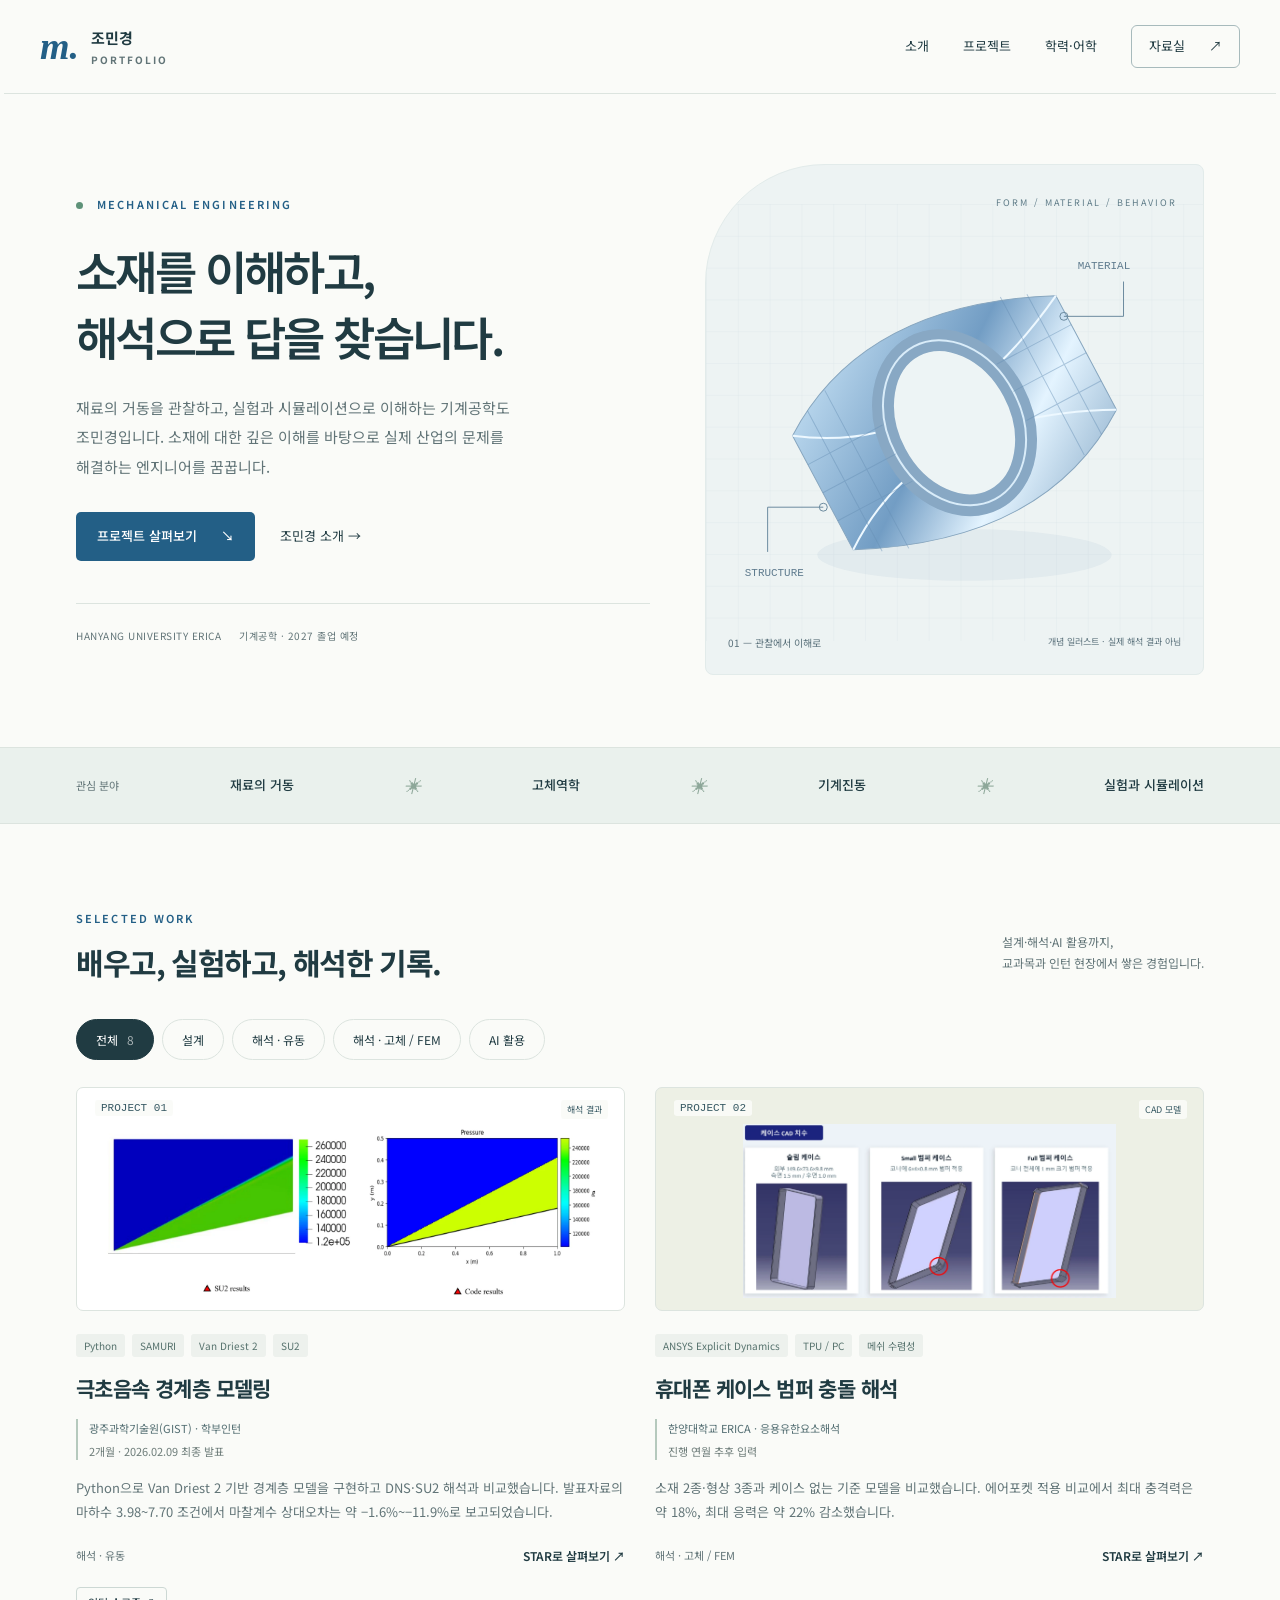
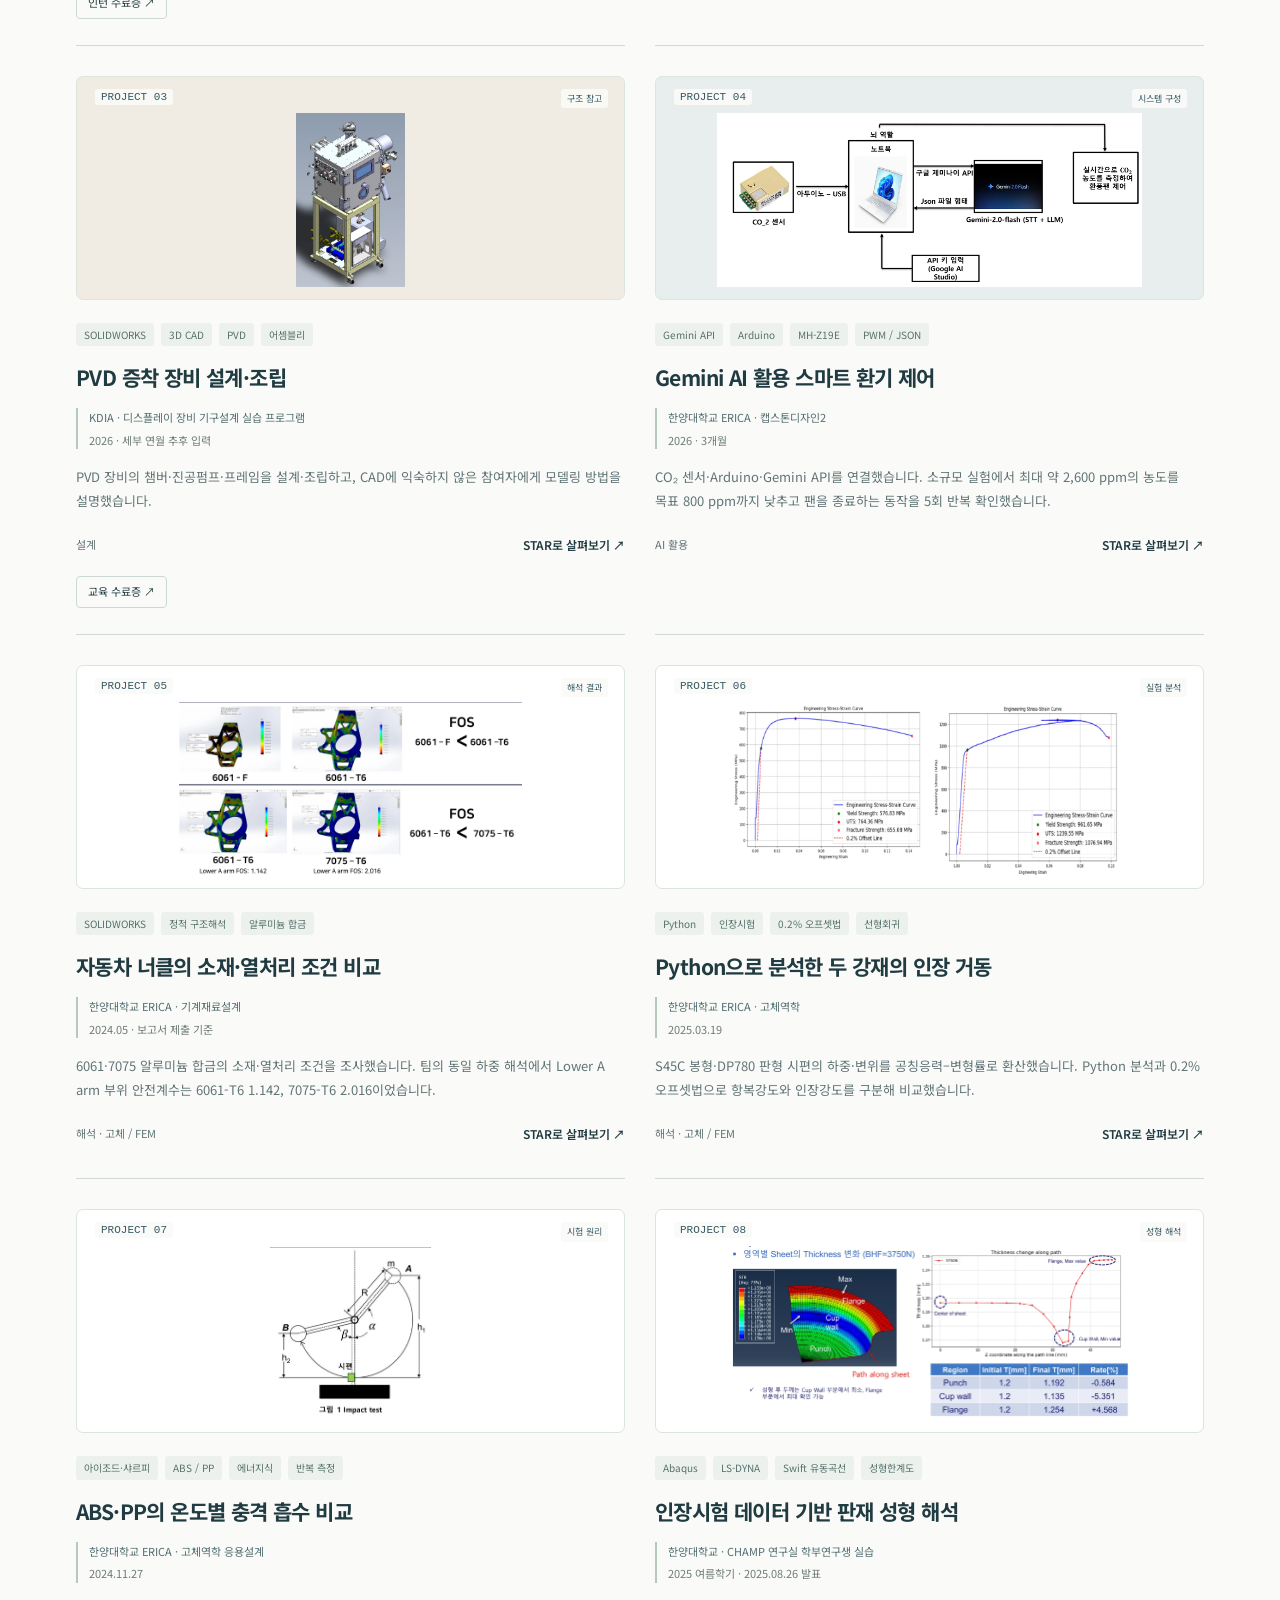
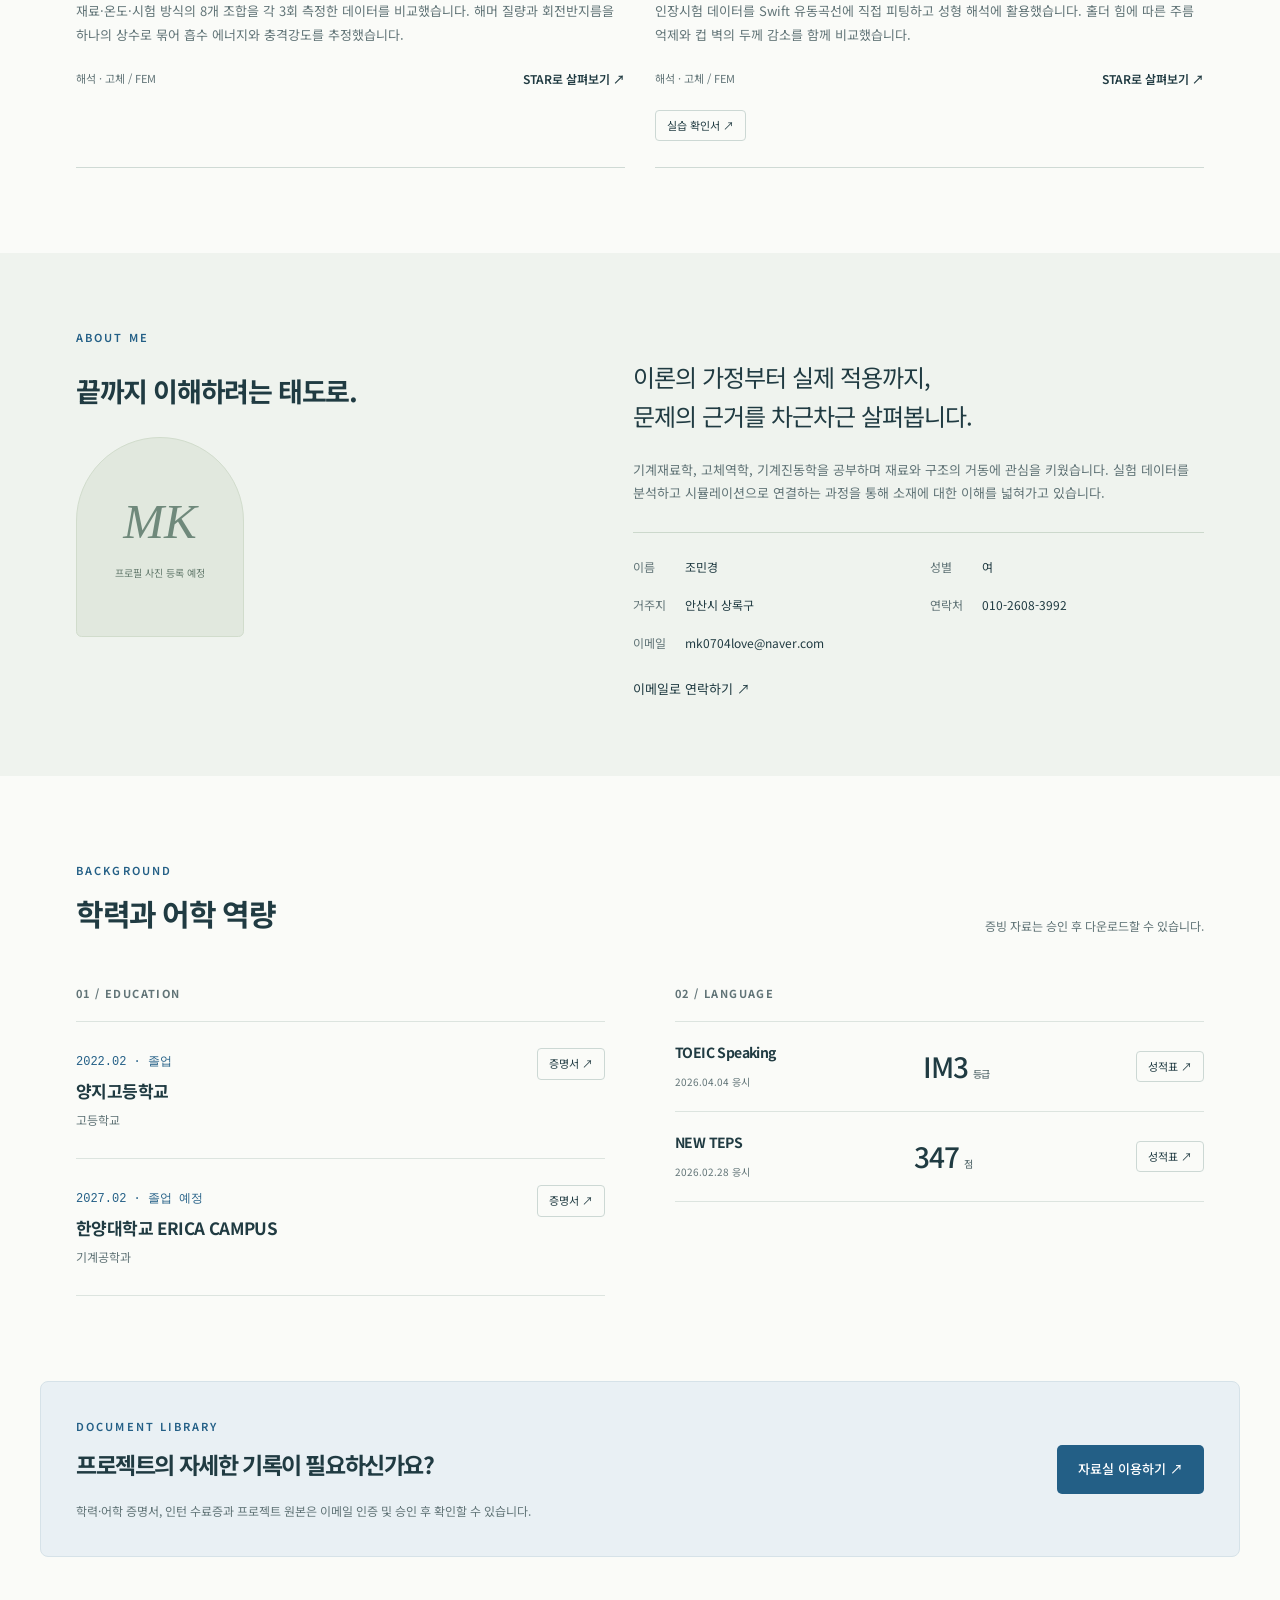
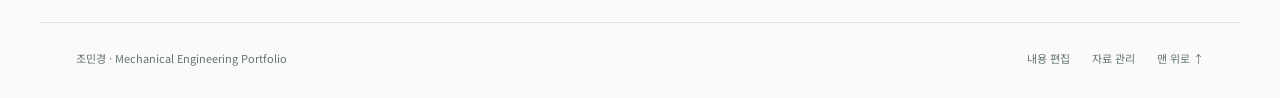
<file: site/index.html>
<!doctype html>
<html lang="ko">
<head><meta charset="utf-8"><meta name="viewport" content="width=device-width,initial-scale=1"><meta name="description" content="조민경의 기계공학 포트폴리오. 재료, 실험, 설계 및 해석 프로젝트."><title>조민경 | Mechanical Engineering Portfolio</title><link rel="stylesheet" href="styles.css"><script src="content.js" defer></script><script src="config.js?v=magic-link-1" defer></script><script src="app.js?v=magic-link-1" defer></script></head>
<body>
<a class="skip" href="#main">본문으로 이동</a>
<header><a class="brand" href="#"><span class="brand-mark">m.</span><span>조민경 <small>PORTFOLIO</small></span></a><nav aria-label="주 메뉴"><a href="#about">소개</a><a href="#projects">프로젝트</a><a href="#education">학력·어학</a><button class="nav-button" data-login>자료실 <span>↗</span></button></nav></header>
<main id="main">
<section class="hero wrap"><div class="hero-copy"><p class="eyebrow"><span class="dot"></span> MECHANICAL ENGINEERING</p><h1 id="headline"></h1><p class="intro" id="intro"></p><div class="hero-actions"><a class="button primary" href="#projects">프로젝트 살펴보기 <span>↘</span></a><a class="text-link" href="#about">조민경 소개 <span>→</span></a></div><div class="hero-foot"><span>HANYANG UNIVERSITY ERICA</span><span>기계공학 · 2027 졸업 예정</span></div></div><div class="hero-art" aria-label="재료와 구조 해석을 표현한 개념 일러스트"><div class="art-label">FORM / MATERIAL / BEHAVIOR</div><svg viewBox="0 0 500 440" role="img" aria-label="겹쳐진 곡면과 구조 격자의 추상적인 공학 일러스트"><defs><linearGradient id="metal" x1="0" y1="0" x2="1" y2="1"><stop stop-color="#c8e3f6"/><stop offset=".45" stop-color="#729dc4"/><stop offset=".7" stop-color="#e4f4ff"/><stop offset="1" stop-color="#8fb0cc"/></linearGradient><pattern id="grid" width="32" height="32" patternUnits="userSpaceOnUse"><path d="M 32 0 L 0 0 0 32" fill="none" stroke="#aec2d0" stroke-width=".5"/></pattern></defs><rect width="500" height="440" fill="url(#grid)" opacity=".4"/><ellipse cx="260" cy="353" rx="148" ry="26" fill="#b5c9d4" opacity=".2"/><g transform="translate(250 220) rotate(-28)"><path d="M-150-65 Q-25-150 150-65 L150 65 Q25 150-150 65Z" fill="url(#metal)" stroke="#87a6bf"/><path d="M-150-65 Q-25 25 150-65 M-150 65 Q-25-25 150 65" fill="none" stroke="#edf8ff" stroke-width="2"/><ellipse rx="67" ry="87" fill="#edf4f5" stroke="#88a8c4" stroke-width="22"/><ellipse rx="67" ry="87" fill="none" stroke="#d9ecf9" stroke-width="2"/><g fill="none" stroke="#668fb4" opacity=".45"><path d="M-125-80V80M-100-90V90M100-90V90M125-80V80M-150-32H-65M-150 0H-67M-150 32H-65M65-32H150M67 0H150M65 32H150"/></g></g><g stroke="#6b8b9f" fill="none" stroke-width="1"><path d="M360 113h60v-35M118 305H62v45"/><circle cx="360" cy="113" r="4"/><circle cx="118" cy="305" r="4"/></g><text x="374" y="65" fill="#5f7b8e" font-size="11" font-family="monospace">MATERIAL</text><text x="39" y="374" fill="#5f7b8e" font-size="11" font-family="monospace">STRUCTURE</text></svg><div class="art-bottom"><span>01 — 관찰에서 이해로</span><small>개념 일러스트 · 실제 해석 결과 아님</small></div></div></section>
<div class="focus-strip"><div class="wrap"><span>관심 분야</span><strong>재료의 거동</strong><i>✳</i><strong>고체역학</strong><i>✳</i><strong>기계진동</strong><i>✳</i><strong>실험과 시뮬레이션</strong></div></div>
<section id="projects" class="wrap section"><div class="section-head"><div><p class="eyebrow">SELECTED WORK</p><h2>배우고, 실험하고, 해석한 기록.</h2></div><p>설계·해석·AI 활용까지,<br>교과목과 인턴 현장에서 쌓은 경험입니다.</p></div><div class="filters" role="group" aria-label="프로젝트 분류"><button class="active" data-filter="all" aria-pressed="true">전체 <span id="project-count"></span></button><button data-filter="design" aria-pressed="false">설계</button><button data-filter="fluid" aria-pressed="false">해석 · 유동</button><button data-filter="solid" aria-pressed="false">해석 · 고체 / FEM</button><button data-filter="ai" aria-pressed="false">AI 활용</button></div><div id="project-grid" class="project-grid"></div></section>
<section id="about" class="about-section"><div class="wrap about-layout"><div><p class="eyebrow">ABOUT ME</p><h2>끝까지 이해하려는 태도로.</h2><div class="portrait" id="portrait"><span>MK</span><small>프로필 사진 등록 예정</small></div></div><div class="about-copy"><p class="about-lead">이론의 가정부터 실제 적용까지,<br>문제의 근거를 차근차근 살펴봅니다.</p><p>기계재료학, 고체역학, 기계진동학을 공부하며 재료와 구조의 거동에 관심을 키웠습니다. 실험 데이터를 분석하고 시뮬레이션으로 연결하는 과정을 통해 소재에 대한 이해를 넓혀가고 있습니다.</p><dl id="profile-details" class="profile-details"></dl><a id="contact-link" class="text-link">이메일로 연락하기 ↗</a></div></div></section>
<section id="education" class="wrap section"><div class="section-head"><div><p class="eyebrow">BACKGROUND</p><h2>학력과 어학 역량</h2></div><span class="muted">증빙 자료는 승인 후 다운로드할 수 있습니다.</span></div><div class="background-grid"><div><h3 class="subheading">01 / EDUCATION</h3><div id="education-list"></div></div><div><h3 class="subheading">02 / LANGUAGE</h3><div id="certificate-list"></div></div></div></section>
<section class="wrap resource-banner"><div><p class="eyebrow">DOCUMENT LIBRARY</p><h2>프로젝트의 자세한 기록이 필요하신가요?</h2><p>학력·어학 증명서, 인턴 수료증과 프로젝트 원본은 이메일 인증 및 승인 후 확인할 수 있습니다.</p></div><button class="button primary" data-login>자료실 이용하기 ↗</button></section>
</main><footer class="wrap"><span>조민경 · Mechanical Engineering Portfolio</span><div><a href="editor.html">내용 편집</a><button class="text-link" data-login>자료 관리</button><a href="#">맨 위로 ↑</a></div></footer>
<dialog id="project-dialog"><button class="close" aria-label="닫기" data-close>×</button><div id="project-detail"></div></dialog>
<dialog id="library-dialog"><button class="close" aria-label="닫기" data-close>×</button><p class="eyebrow">PRIVATE LIBRARY</p><h2>자료실</h2><p id="library-status" role="status"></p><div id="login-panel"><p>이메일로 받은 로그인 링크를 클릭해 주세요.<br>이메일 확인 후 접근 요청을 등록하고 관리자에게 알립니다. 승인된 계정만 자료를 받을 수 있습니다.</p><form id="email-form"><label for="login-email">이메일</label><div class="input-row"><input id="login-email" type="email" autocomplete="email" required placeholder="name@example.com"><button class="button primary">로그인 링크 받기</button></div></form></div><div id="member-panel" hidden><div class="input-row"><span id="member-email"></span><button id="logout" class="small-button">로그아웃</button></div><button id="request-access" class="button primary">다운로드 권한 요청</button><div id="library-files"></div><section id="admin-panel" hidden><h3>관리자 · 승인 요청</h3><div id="requests"></div><h3>자료 등록</h3><form id="upload-form"><label for="file-category">자료 위치</label><select id="file-category"></select><label for="file-title">표시 이름</label><input id="file-title" required placeholder="예: 자동차 너클 최종 보고서"><label for="private-file">파일 (최대 50MB)</label><input id="private-file" type="file" required><button class="button primary">비공개 파일 등록</button></form></section></div></dialog>
<div id="toast" role="status" aria-live="polite"></div>
</body></html>
</file>
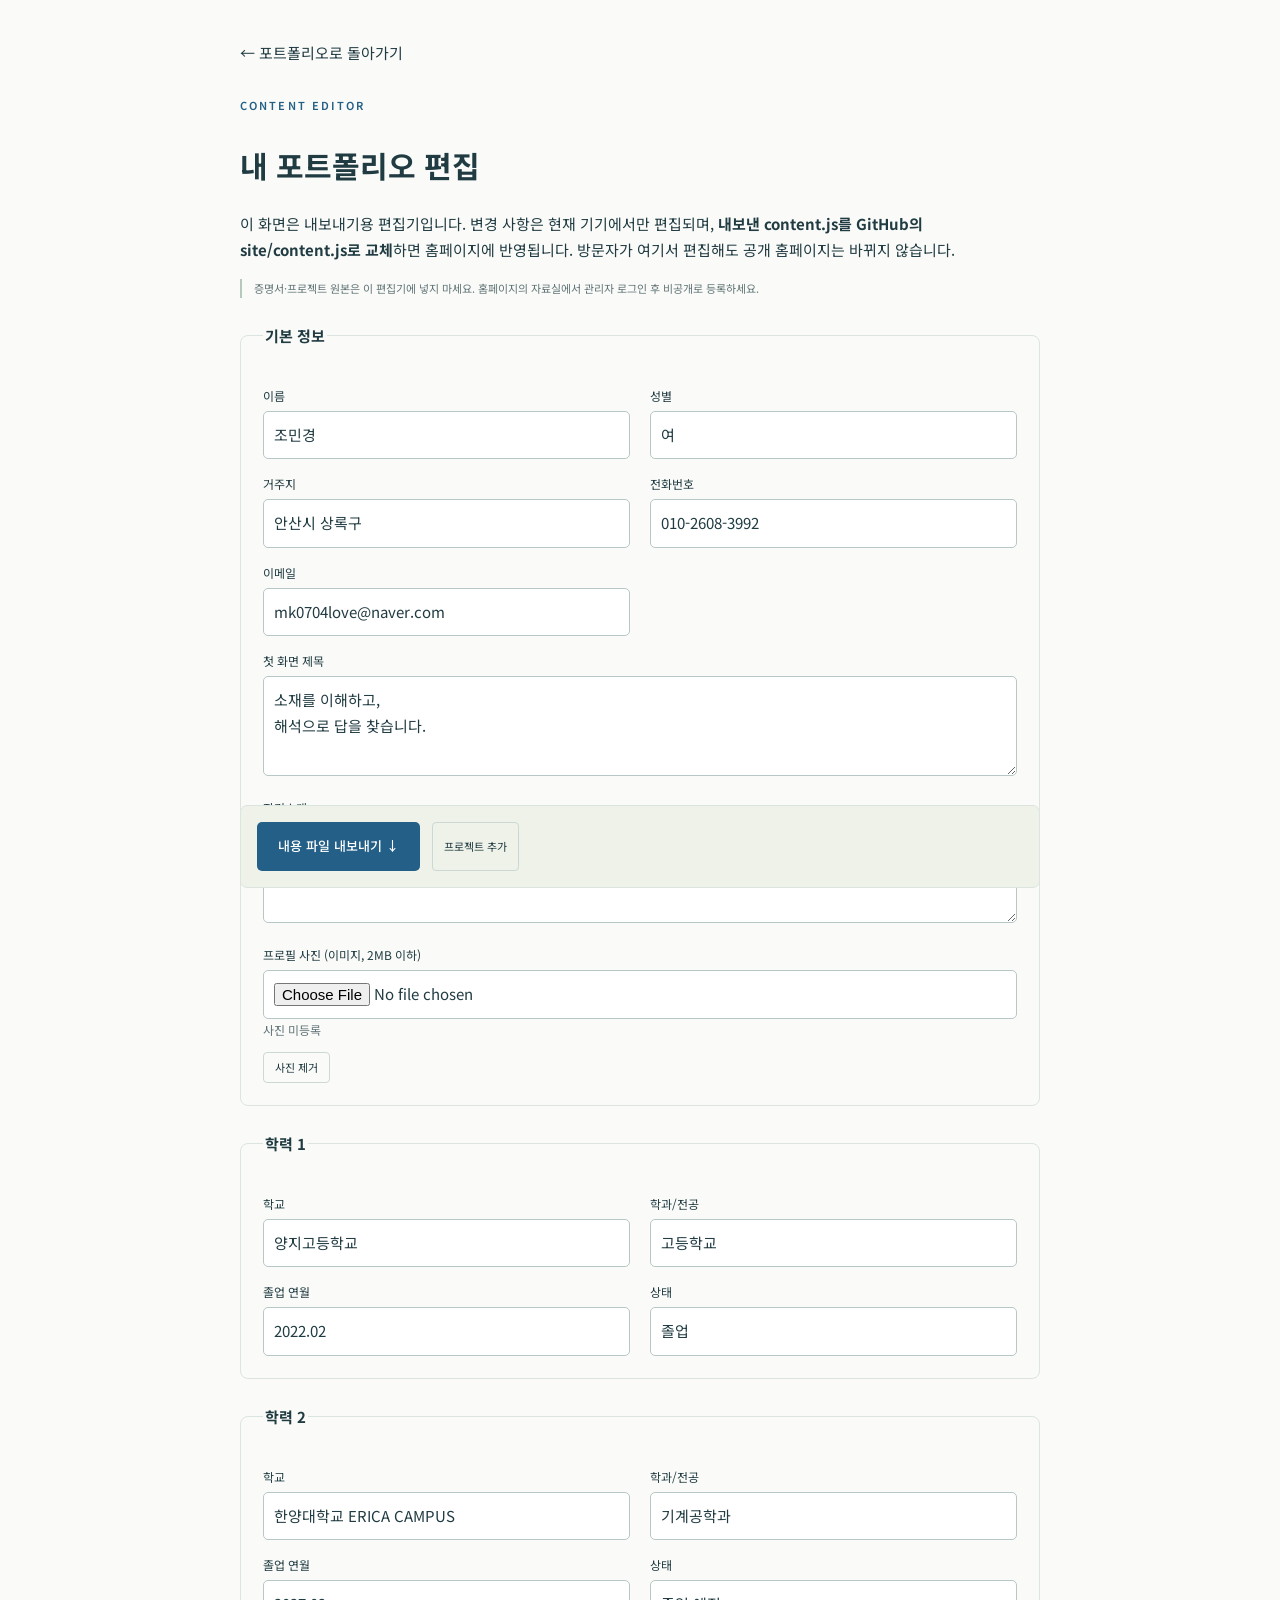
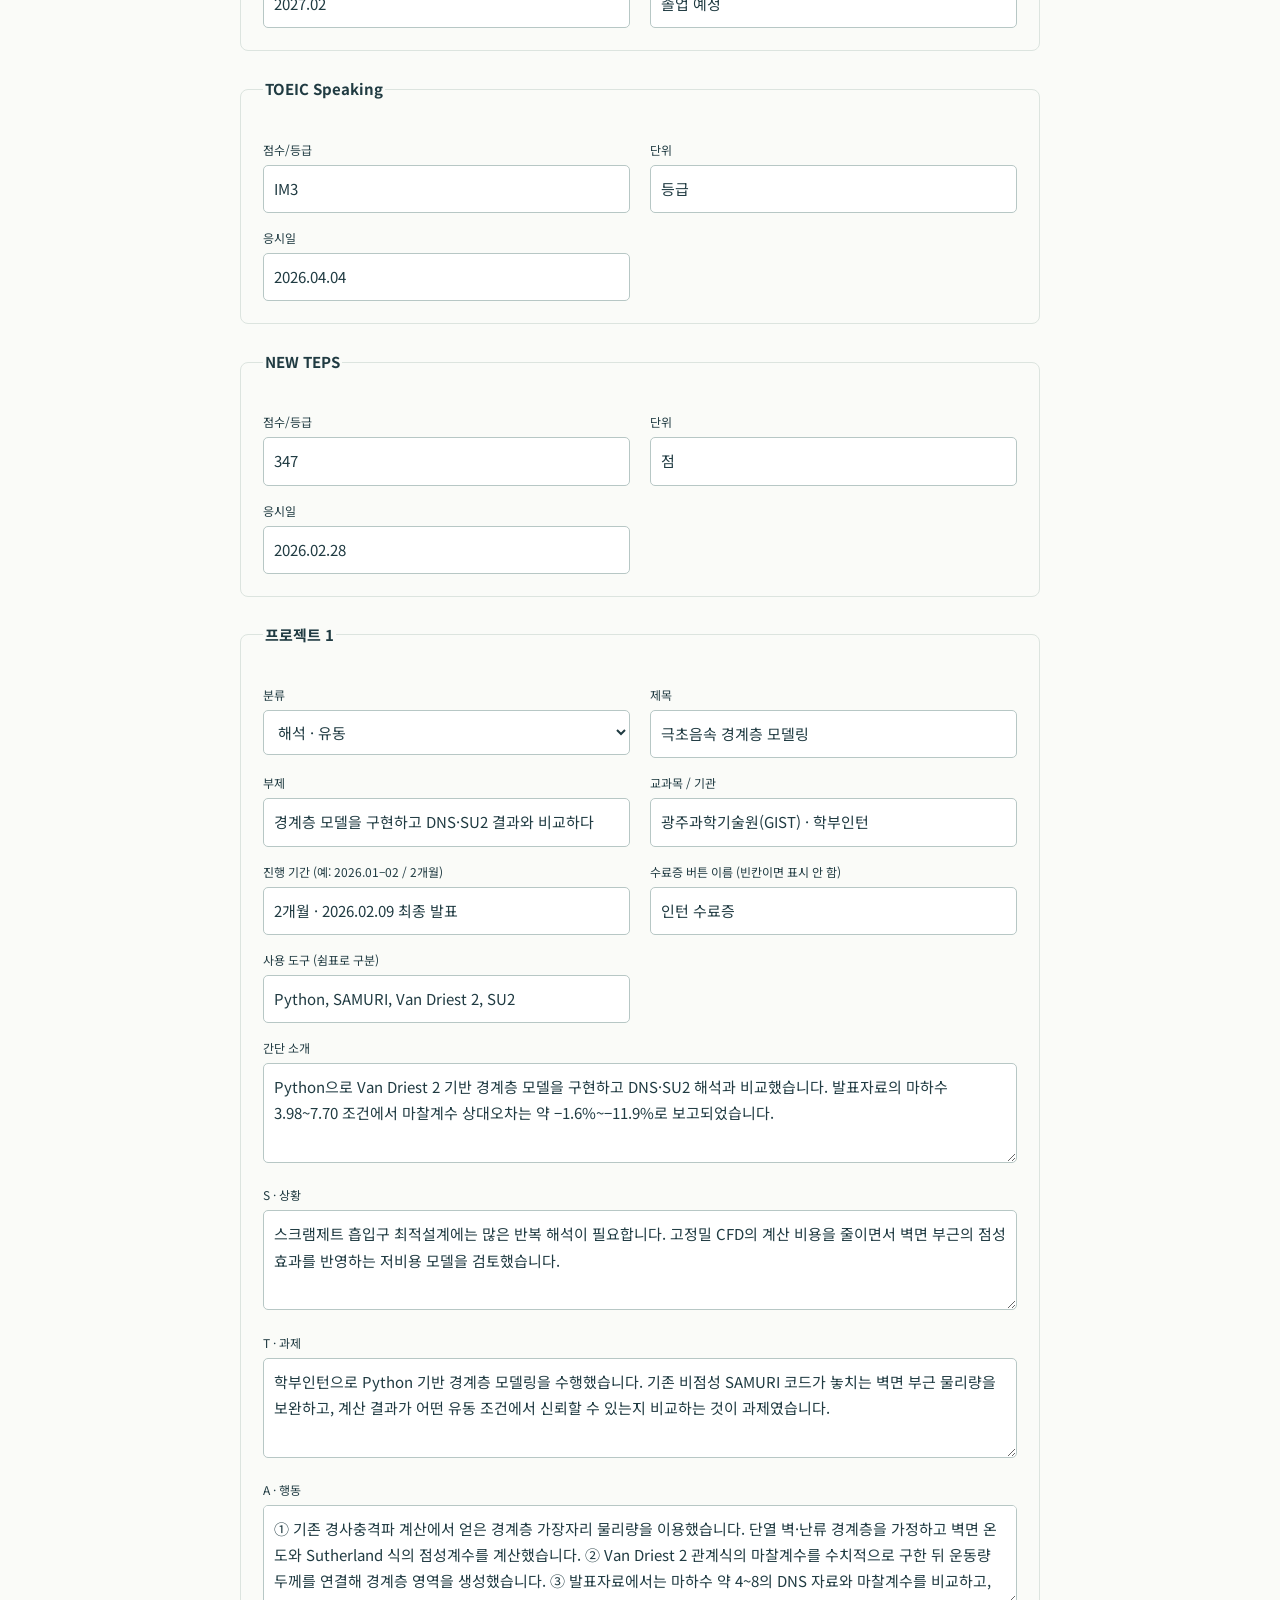
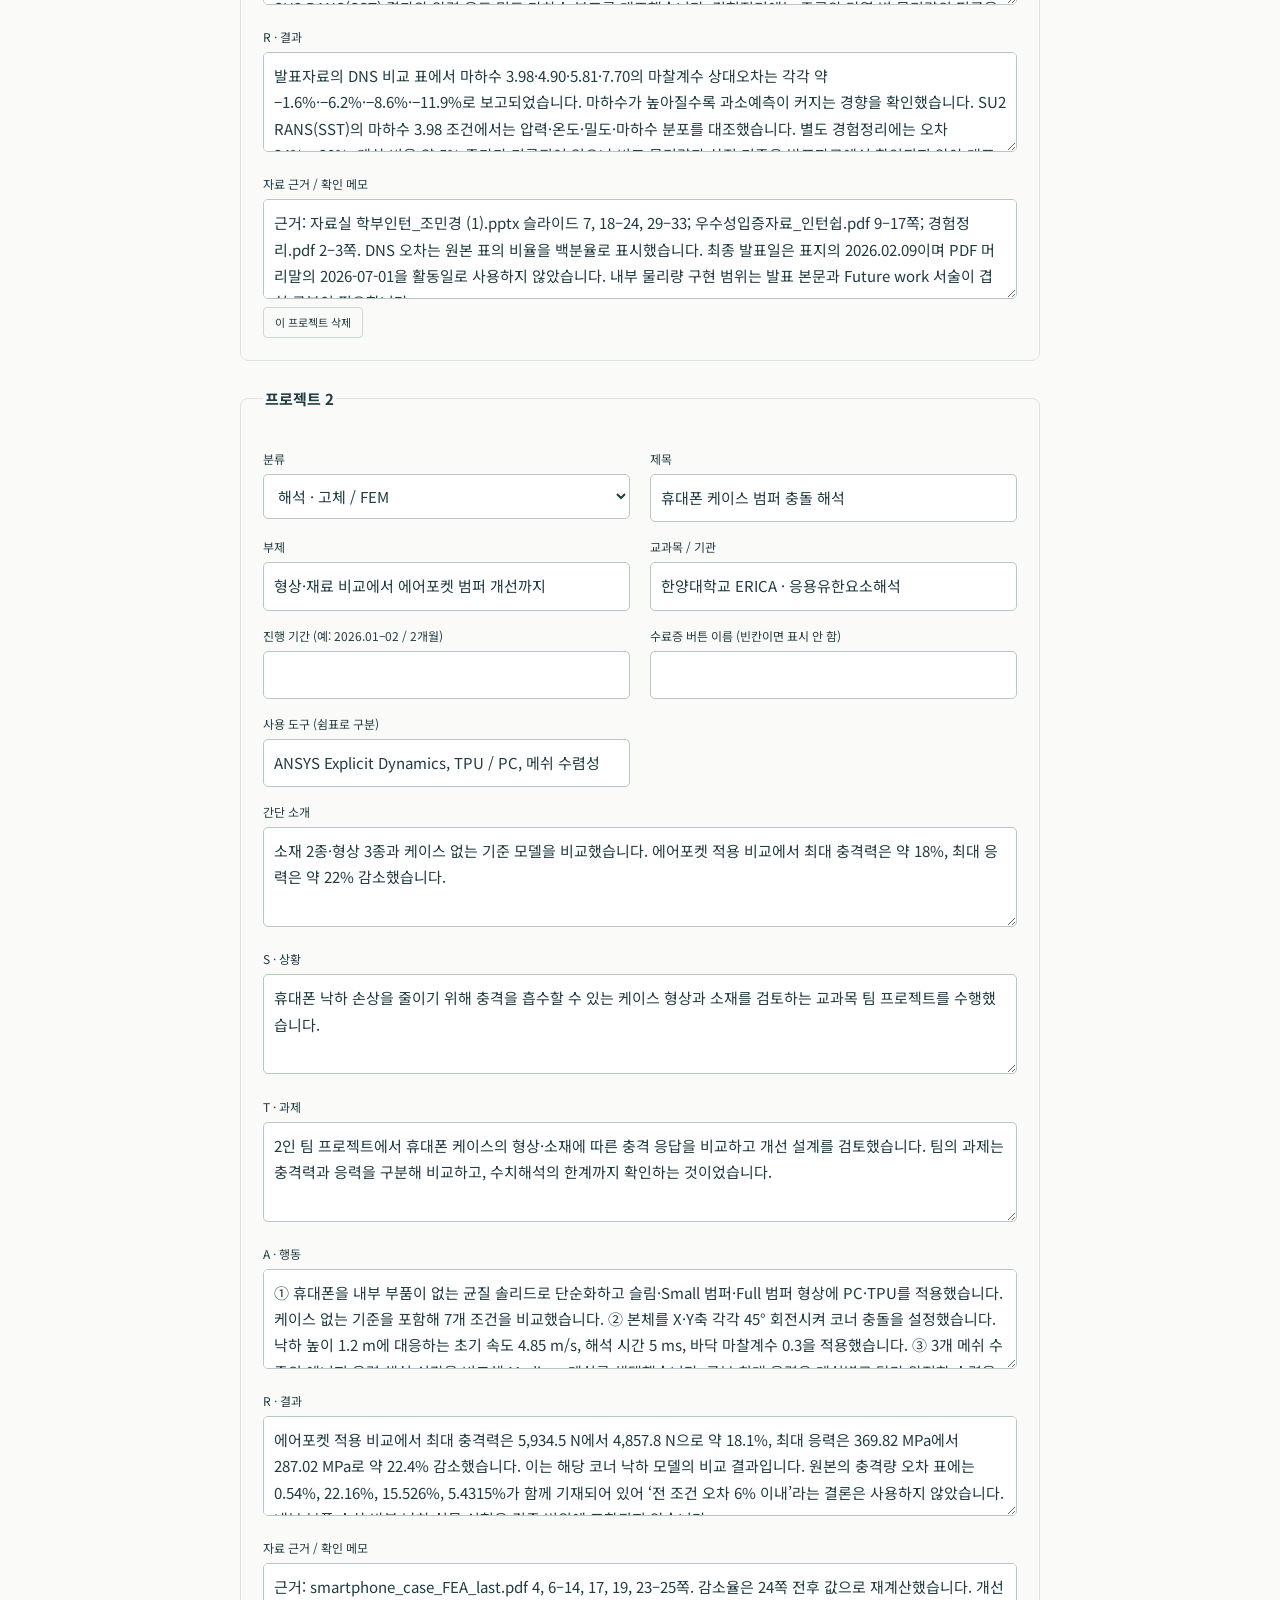
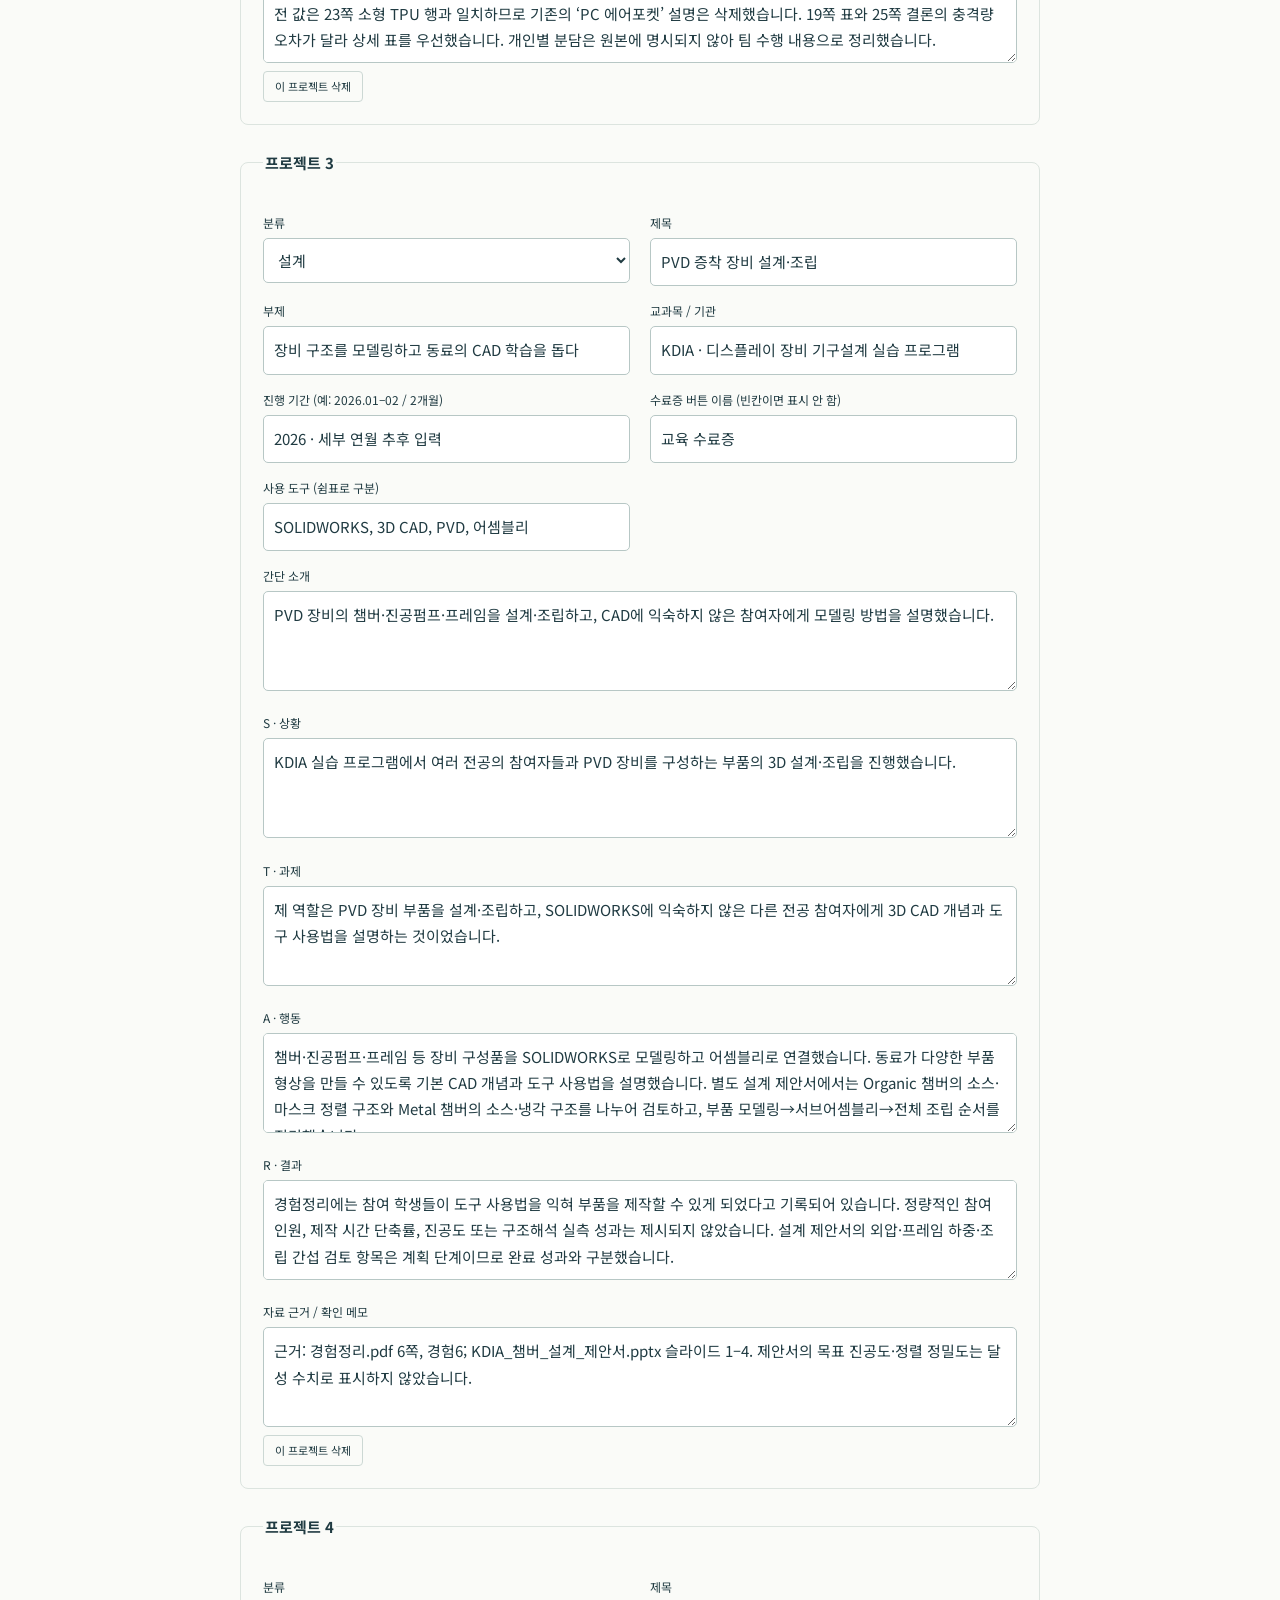
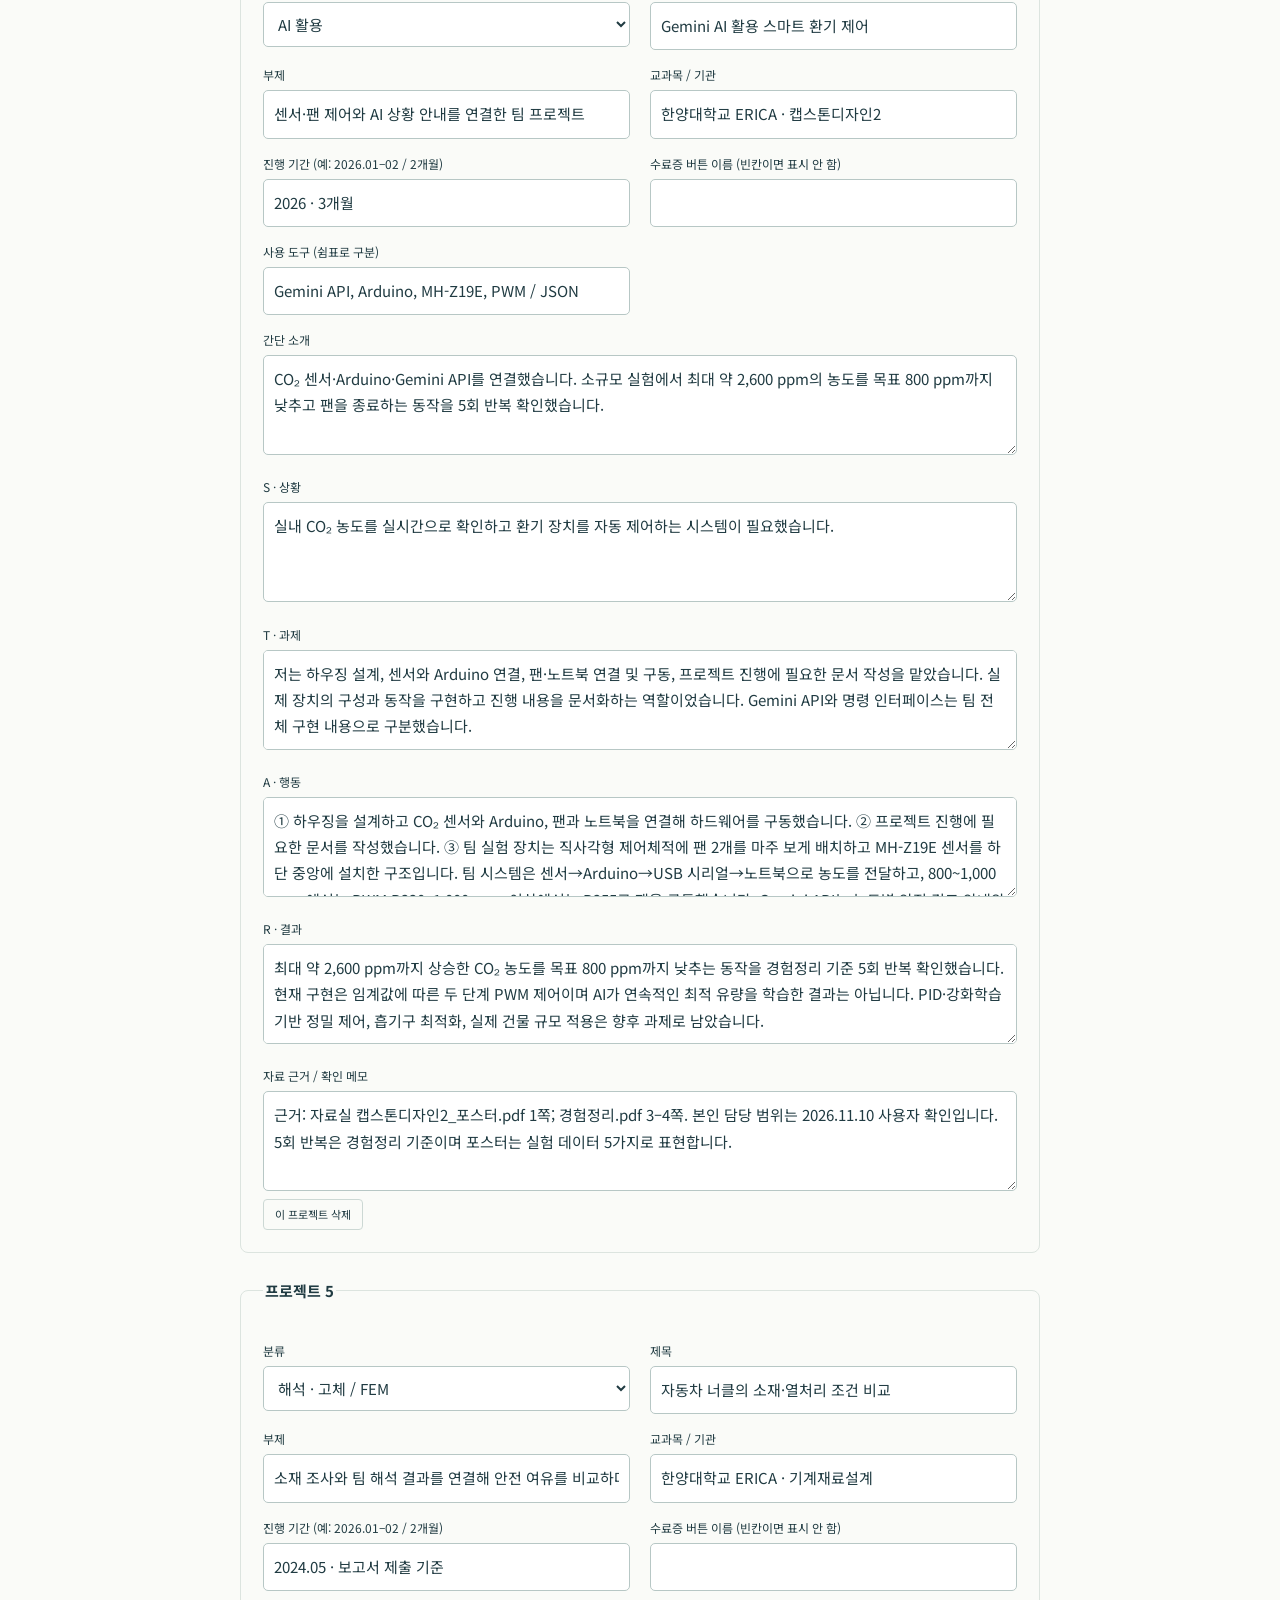
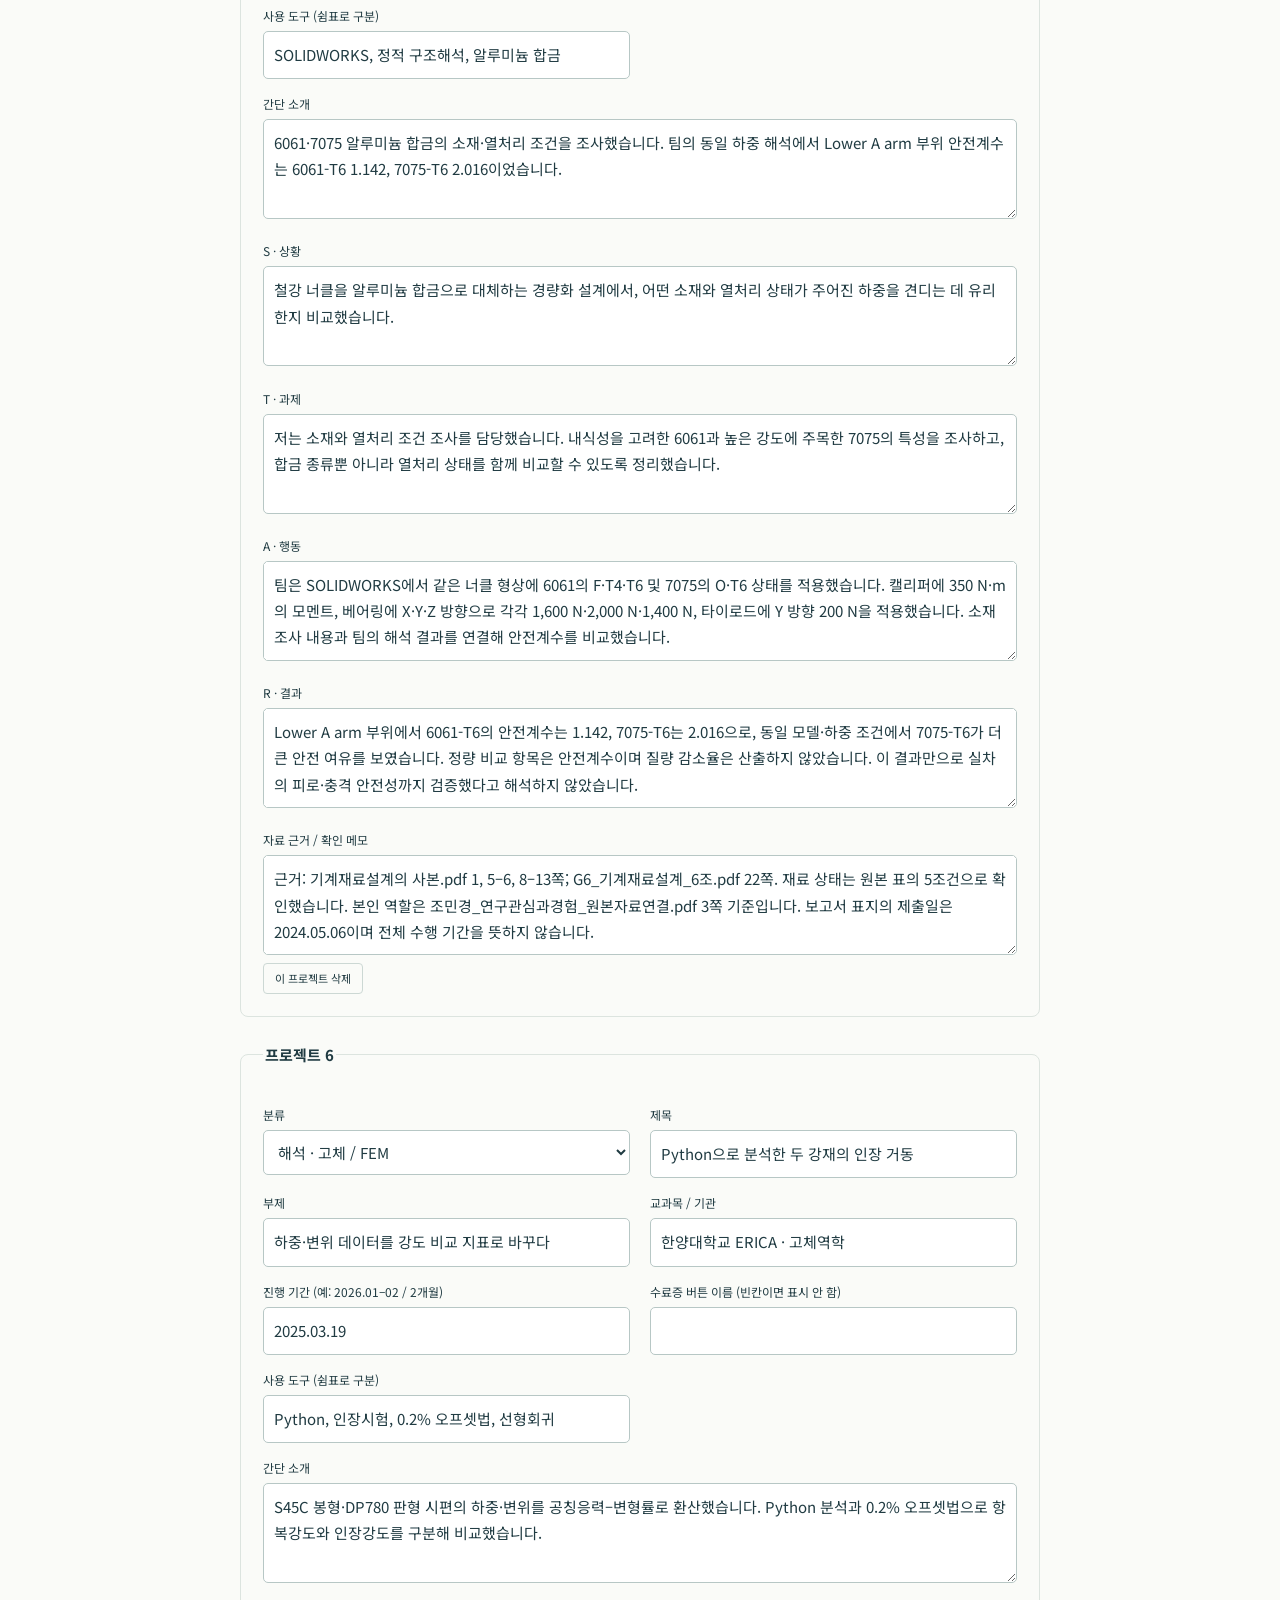
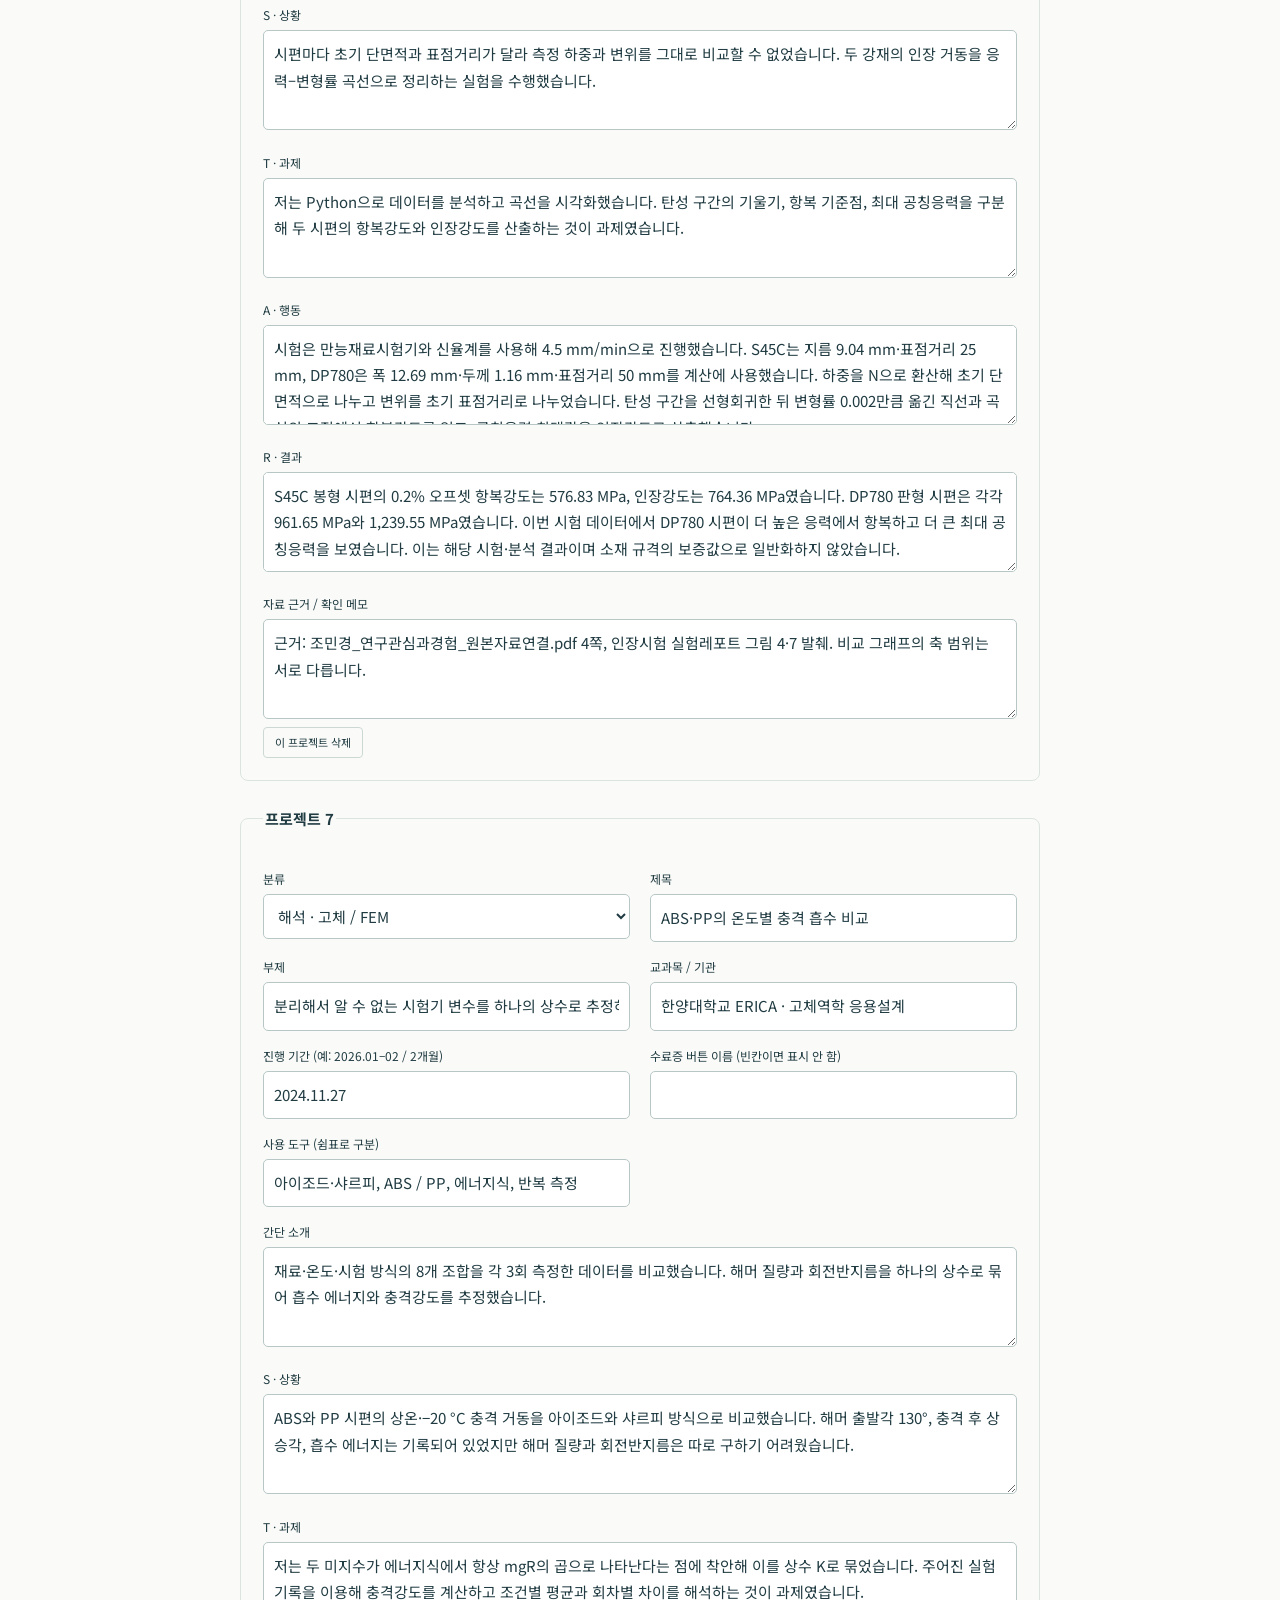
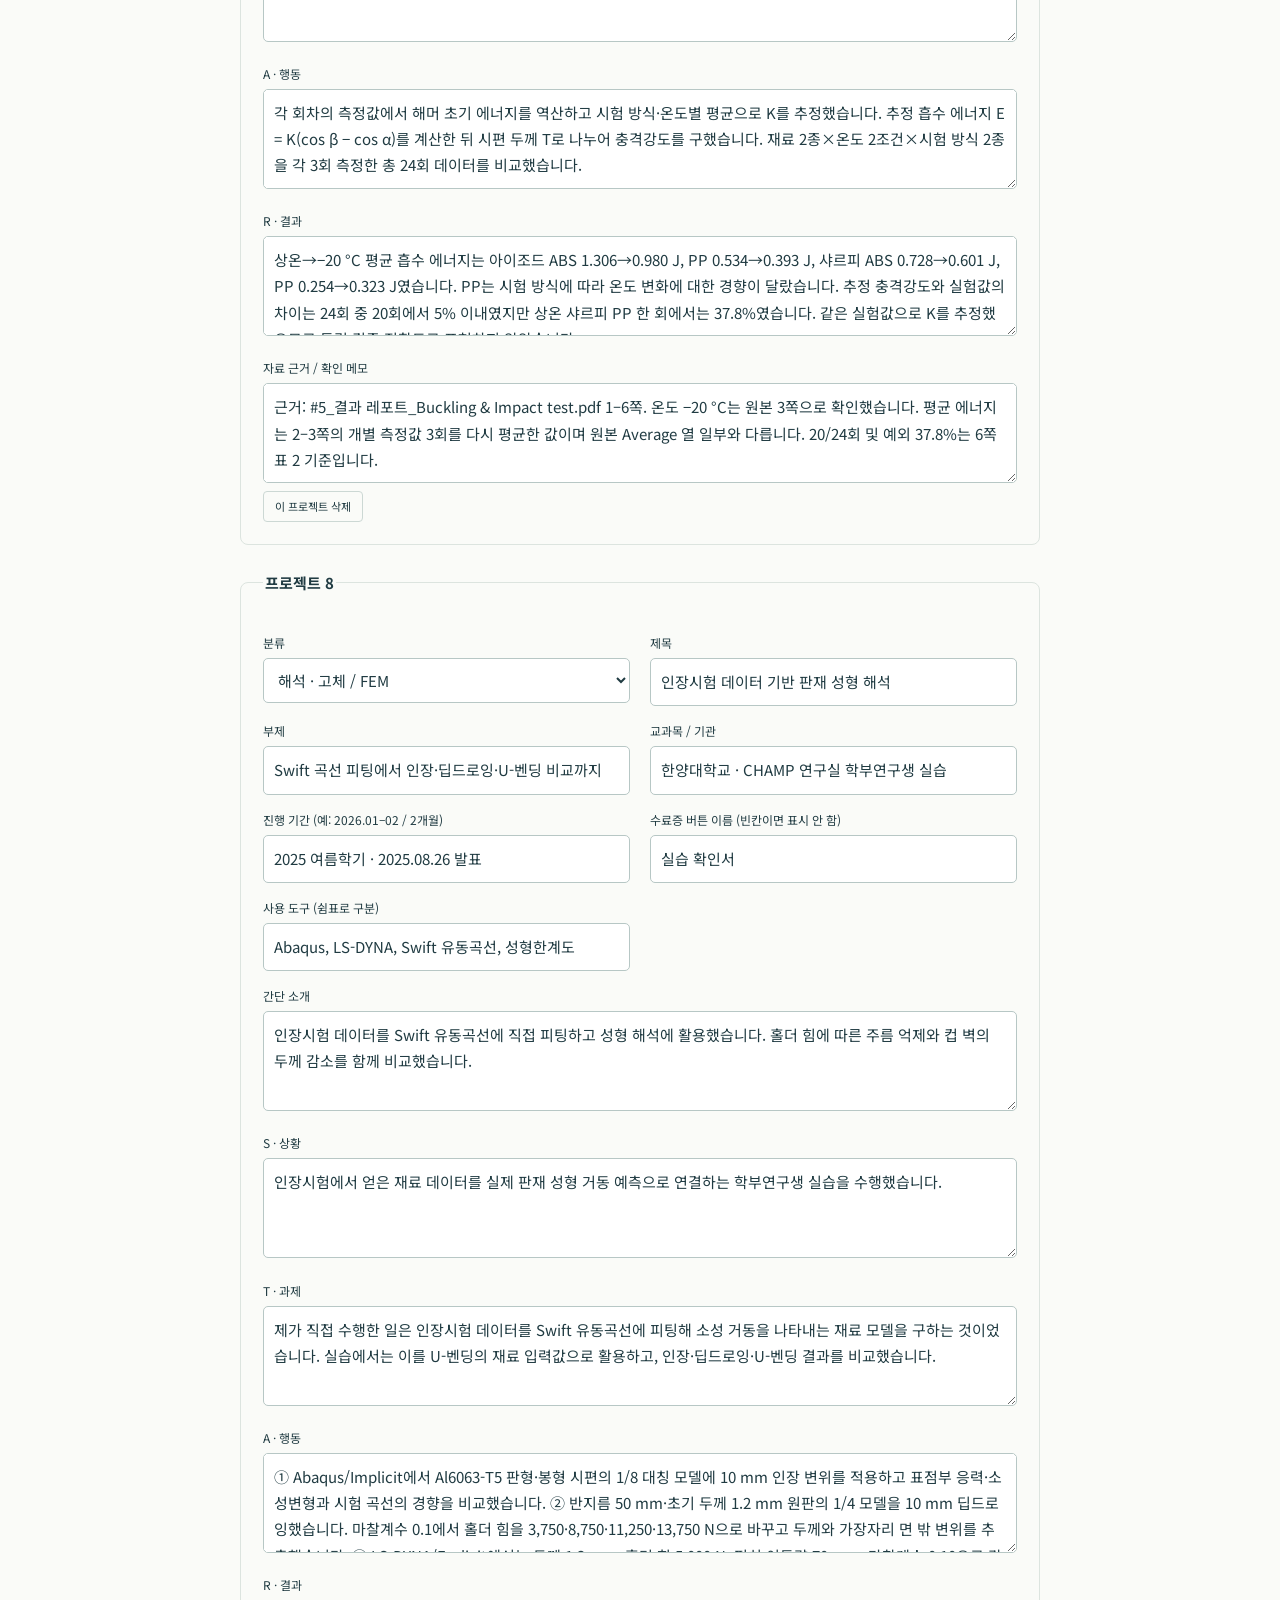
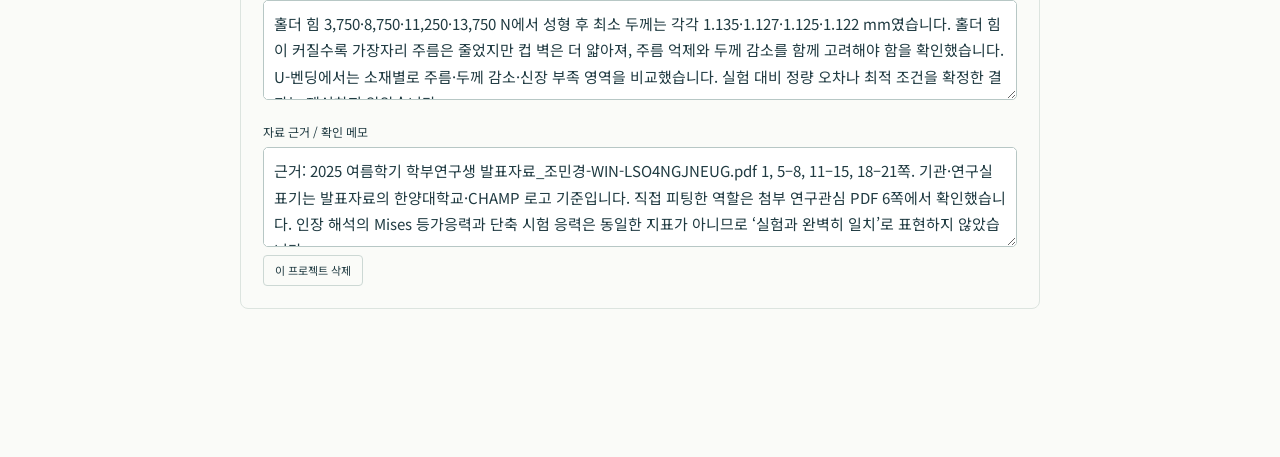
<file: site/editor.html>
<!doctype html><html lang="ko"><head><meta charset="utf-8"><meta name="viewport" content="width=device-width,initial-scale=1"><title>포트폴리오 내용 편집</title><link rel="stylesheet" href="styles.css"><script src="content.js" defer></script><script src="editor.js" defer></script></head><body><main class="editor"><a href="index.html">← 포트폴리오로 돌아가기</a><p class="eyebrow" style="margin-top:30px">CONTENT EDITOR</p><h1>내 포트폴리오 편집</h1><p>이 화면은 내보내기용 편집기입니다. 변경 사항은 현재 기기에서만 편집되며, <strong>내보낸 content.js를 GitHub의 site/content.js로 교체</strong>하면 홈페이지에 반영됩니다. 방문자가 여기서 편집해도 공개 홈페이지는 바뀌지 않습니다.</p><p class="note">증명서·프로젝트 원본은 이 편집기에 넣지 마세요. 홈페이지의 자료실에서 관리자 로그인 후 비공개로 등록하세요.</p><form id="editor-form"><div id="fields"></div><div class="editor-actions"><button class="button primary" type="submit">내용 파일 내보내기 ↓</button><button class="small-button" type="button" id="add-project">프로젝트 추가</button><span id="editor-message" role="status"></span></div></form></main></body></html>
</file>
<file: site/styles.css>
@import url('https://fonts.googleapis.com/css2?family=Noto+Sans+KR:wght@400;500;600;700;800&display=swap');
:root{--paper:#fafbf8;--ink:#203b42;--muted:#617477;--line:#dce4df;--blue:#235f86;--soft:#eaf1ed;--serif:Georgia,serif}*{box-sizing:border-box}html{scroll-behavior:smooth;scroll-padding-top:95px}body{margin:0;background:var(--paper);color:var(--ink);font-family:'Noto Sans KR',sans-serif;font-size:15px;line-height:1.75}button,input,select,textarea{font:inherit}button,a{touch-action:manipulation}button{cursor:pointer}a{color:inherit;text-decoration:none}button{color:inherit}button:disabled{opacity:.55;cursor:wait}button:focus-visible,a:focus-visible,input:focus-visible,textarea:focus-visible,select:focus-visible{outline:3px solid #d58b31;outline-offset:4px}h1,h2,h3,p{margin-top:0}h2{font-size:30px;letter-spacing:-1.4px;line-height:1.5}h3{font-size:21px;letter-spacing:-.6px}p{word-break:keep-all}.wrap{max-width:1200px;margin:auto;padding-left:36px;padding-right:36px}header{height:94px;max-width:1272px;margin:auto;padding:0 36px;display:flex;align-items:center;justify-content:space-between;border-bottom:1px solid var(--line)}.brand{display:flex;align-items:center;gap:12px;font-weight:700}.brand-mark{font-family:var(--serif);font-style:italic;font-size:38px;color:var(--blue)}.brand small{font-size:10px;display:block;letter-spacing:2px;color:var(--muted)}nav{display:flex;align-items:center;gap:34px;font-size:13px}nav a:hover,.text-link:hover{color:var(--blue)}.nav-button{border:1px solid #a7babc;background:transparent;padding:9px 17px;border-radius:6px}.nav-button span{padding-left:20px}.hero{display:grid;grid-template-columns:1.15fr 1fr;gap:55px;padding-top:70px;padding-bottom:72px;align-items:center}.eyebrow{font-size:11px;font-weight:600;letter-spacing:2.1px;color:var(--blue);margin-bottom:23px}.dot{display:inline-block;width:7px;height:7px;border-radius:50%;background:#5e9279;margin-right:9px}.hero h1{font-size:46px;line-height:1.45;letter-spacing:-2.6px;font-weight:600;margin-bottom:23px;white-space:pre-line}.intro{color:var(--muted);font-size:15px;max-width:480px;line-height:1.95}.hero-actions{display:flex;align-items:center;gap:25px;margin-top:31px}.button{display:inline-flex;align-items:center;justify-content:center;gap:24px;border:0;padding:13px 21px;border-radius:5px;font-size:13px;font-weight:500;min-height:47px}.primary{background:var(--blue);color:white}.primary:hover{background:#184b6c}.text-link{border:0;background:none;padding:0;font-size:13px}.hero-foot{display:flex;gap:18px;flex-wrap:wrap;border-top:1px solid var(--line);padding-top:23px;margin-top:42px;font-size:10px;letter-spacing:.5px;color:var(--muted)}.hero-art{background:#edf3f3;border:1px solid #e2ebea;border-radius:120px 8px 8px 8px;overflow:hidden;position:relative}.art-label{padding:30px 26px 0;text-align:right;font-size:9px;letter-spacing:2px;color:#5e7b87}.hero-art svg{display:block;width:100%;margin:-7px 0}.art-bottom{display:flex;gap:15px;justify-content:space-between;padding:0 22px 22px;font-size:10px;color:#59707a}.art-bottom small{font-size:9px}.focus-strip{background:var(--soft);border-block:1px solid var(--line)}.focus-strip .wrap{display:flex;justify-content:space-between;align-items:center;gap:20px;padding-block:23px;font-size:13px}.focus-strip span{color:var(--muted);font-size:11px}.focus-strip strong{font-weight:500}.focus-strip i{font-size:17px;color:#8da799}.section{padding-top:85px;padding-bottom:85px}.section-head{display:flex;justify-content:space-between;gap:25px;align-items:end;margin-bottom:30px}.section-head .eyebrow{margin-bottom:11px}.section-head h2{margin:0}.section-head>p,.muted{color:var(--muted);font-size:12px}.filters{display:flex;gap:8px;flex-wrap:wrap;margin:34px 0 27px}.filters button{background:transparent;border:1px solid var(--line);border-radius:30px;padding:9px 19px;font-size:12px}.filters .active{background:var(--ink);border-color:var(--ink);color:white}.filters span{opacity:.6;padding-left:6px}.project-grid{display:grid;grid-template-columns:1fr 1fr;gap:30px}.project-card{border-bottom:1px solid #cfdad5;padding-bottom:26px}.project-visual{height:224px;border-radius:7px;overflow:hidden;position:relative;background:#e8eff2;display:grid;place-items:center;margin-bottom:23px}.project-visual svg{width:90%;height:90%}.project-visual .visual-caption{position:absolute;left:19px;bottom:12px;font:9px monospace;letter-spacing:1px;color:#537181}.project-visual .number{position:absolute;left:18px;top:12px;font:11px monospace;color:#5d7a86}.project-visual .concept{position:absolute;right:16px;top:12px;font-size:9px;color:#537181}.project-card:nth-child(2) .project-visual{background:#edf0e5}.project-card:nth-child(3) .project-visual{background:#f1ece3}.project-card:nth-child(4) .project-visual{background:#e8eded}.project-card h3{margin-bottom:7px}.project-card p{font-size:13px;color:var(--muted);line-height:1.85}.tags{display:flex;gap:7px;flex-wrap:wrap;margin-bottom:13px}.tags span{font-size:10px;color:#55716c;background:#edf1ed;padding:3px 8px;border-radius:3px}.card-bottom{display:flex;justify-content:space-between;align-items:center}.category-label{font-size:11px;color:var(--muted)}.detail-button{border:0;background:none;font-size:12px;font-weight:600;padding:8px 0 8px 15px}.empty{grid-column:1/-1;padding:55px;border:1px dashed #b9c8c1;border-radius:8px;text-align:center}.empty h3{font-size:20px}.empty p{color:var(--muted)}.about-section{background:#eff3ee;padding:75px 0}.about-layout{display:grid;grid-template-columns:1fr 1.25fr;gap:100px}.about-layout h2{font-size:27px}.portrait{width:168px;height:200px;background:#e1e8de;border:1px solid #d1dccc;border-radius:90px 90px 6px 6px;display:flex;flex-direction:column;align-items:center;justify-content:center;overflow:hidden;margin-top:26px}.portrait span{font:italic 49px var(--serif);color:#6f897b}.portrait small{font-size:10px;color:#657b6e;margin-top:14px}.portrait img{width:100%;height:100%;object-fit:cover}.about-copy{padding-top:30px}.about-lead{font-size:24px;letter-spacing:-1px;line-height:1.6}.about-copy>p:not(.about-lead){font-size:13px;color:var(--muted)}.profile-details{display:grid;grid-template-columns:1fr 1fr;gap:17px 23px;border-top:1px solid #ccd8cc;margin:27px 0 22px;padding-top:23px}.profile-details div{display:flex;gap:16px;font-size:12px}.profile-details dt{color:var(--muted);min-width:36px}.profile-details dd{margin:0;overflow-wrap:anywhere}.background-grid{display:grid;grid-template-columns:1fr 1fr;gap:70px}.subheading{font-size:11px;letter-spacing:1.4px;color:var(--muted);padding:18px 0;border-bottom:1px solid var(--line);margin-bottom:0}.education-item{border-bottom:1px solid var(--line);padding:24px 0;position:relative}.education-item h3{font-size:17px;margin:3px 0}.education-item p{font-size:12px;color:var(--muted);margin:4px 0}.education-item .date{font:12px monospace;color:var(--blue)}.small-button{border:1px solid #ccd8d4;padding:5px 11px;border-radius:4px;font-size:11px;background:transparent;white-space:nowrap}.education-item .small-button{position:absolute;right:0;top:26px}.language-item{display:flex;justify-content:space-between;align-items:center;border-bottom:1px solid var(--line);padding:18px 0;gap:10px}.language-item h3{font-size:14px;margin-bottom:2px}.language-item small{color:var(--muted);font-size:10px}.score{font-size:28px;font-weight:500;letter-spacing:-1px;white-space:nowrap}.score small{margin-left:5px}.resource-banner{background:#e9f0f4;border:1px solid #d6e2e8;border-radius:8px;padding:35px;display:flex;align-items:center;justify-content:space-between;gap:25px;margin-bottom:65px}.resource-banner .eyebrow{margin-bottom:10px}.resource-banner h2{font-size:23px}.resource-banner p:last-child{font-size:12px;color:var(--muted);margin:0}.resource-banner .button{white-space:nowrap}footer{padding-top:26px;padding-bottom:30px;border-top:1px solid var(--line);display:flex;justify-content:space-between;font-size:11px;color:var(--muted)}footer div{display:flex;gap:22px}footer .text-link{font-size:11px}dialog{background:var(--paper);color:var(--ink);border:1px solid var(--line);border-radius:12px;padding:44px;max-width:760px;width:calc(100% - 32px);max-height:88vh;overflow:auto}dialog::backdrop{background:#17313c70;backdrop-filter:blur(4px)}.close{position:absolute;right:14px;top:8px;border:0;background:none;font-size:30px}.star-list{display:grid;gap:18px;margin:30px 0}.star-item{display:grid;grid-template-columns:45px 1fr;gap:15px;border-bottom:1px solid var(--line);padding-bottom:17px}.star-letter{font:30px var(--serif);color:var(--blue)}.star-item h3{font-size:13px;margin:0 0 6px}.star-item p{font-size:14px;margin:0;color:var(--muted)}.note{font-size:11px;color:var(--muted);border-left:2px solid #b5c9bd;padding-left:12px}label{display:block;font-size:12px;margin:14px 0 5px}input,select,textarea{width:100%;border:1px solid #b7c7c5;border-radius:5px;background:white;color:var(--ink);padding:10px;min-width:0}textarea{min-height:100px}.input-row{display:flex;gap:10px;align-items:center;margin-bottom:15px}.input-row input{flex:1}.input-row .button{white-space:nowrap}.file-row,.request-row{padding:15px 0;display:flex;align-items:center;gap:10px;justify-content:space-between;border-bottom:1px solid var(--line);font-size:13px}.file-row span,.request-row span{overflow-wrap:anywhere}.file-row div,.request-row div{display:flex;gap:6px}#library-status{padding:12px 15px;background:#edf1e9;font-size:13px}#upload-form .button{margin-top:18px}#admin-panel{margin-top:30px;padding-top:20px;border-top:1px solid var(--line)}#admin-panel h3{font-size:17px;margin-top:20px}#toast{position:fixed;bottom:22px;left:50%;transform:translateX(-50%);background:var(--ink);color:white;padding:12px 22px;border-radius:8px;max-width:90vw;font-size:13px;z-index:20;display:none}.skip{position:absolute;left:15px;top:-100px;background:white;padding:10px;z-index:30}.skip:focus{top:10px}[hidden]{display:none!important}.editor{max-width:850px;margin:40px auto;padding:0 25px}.editor fieldset{border:1px solid var(--line);border-radius:8px;margin:25px 0;padding:22px}.editor legend{font-weight:700}.editor-grid{display:grid;grid-template-columns:1fr 1fr;gap:0 20px}.editor-actions{position:sticky;bottom:12px;background:#eef2e9;padding:16px;border:1px solid var(--line);display:flex;gap:12px;flex-wrap:wrap;border-radius:7px}.editor .wide{grid-column:1/-1}
@media(min-width:1450px){.hero{padding-top:90px;padding-bottom:90px}}@media(max-width:850px){.hero{gap:24px}.hero h1{font-size:34px}.hero-art{border-top-left-radius:90px}.hero-foot{font-size:9px}.about-layout{gap:40px}.background-grid{gap:35px}.resource-banner h2{font-size:19px}.profile-details{grid-template-columns:1fr}nav{gap:20px}.art-bottom{flex-direction:column;gap:3px}.section-head h2{font-size:26px}}@media(max-width:600px){.wrap{padding-left:22px;padding-right:22px}header{padding:0 22px;height:78px}.brand-mark{font-size:31px}.brand{font-size:13px;gap:7px}.brand small{font-size:8px}nav{gap:16px}nav a{font-size:11px}nav a:first-child{display:none}.nav-button{font-size:11px;padding:7px 10px}.nav-button span{display:none}.hero{grid-template-columns:1fr;padding-top:45px;padding-bottom:36px;gap:30px}.hero h1{font-size:36px}.hero-foot{margin-top:28px}.hero-art{max-width:460px}.hero-art svg{max-height:280px}.focus-strip .wrap{justify-content:center;flex-wrap:wrap;gap:10px 17px;font-size:11px;padding-block:17px}.focus-strip span{width:100%;text-align:center}.focus-strip i{font-size:12px}.section{padding-block:50px}.section-head{display:block}.section-head>p{margin-top:15px}.section-head h2{font-size:25px}.project-grid{grid-template-columns:1fr;gap:30px}.filters button{padding:8px 13px}.project-visual{height:220px}.about-section{padding-block:45px}.about-layout{grid-template-columns:1fr;gap:0}.portrait{width:125px;height:150px}.about-copy{padding-top:25px}.about-lead{font-size:22px}.profile-details{grid-template-columns:1fr 1fr;gap:15px}.profile-details div{flex-direction:column;gap:3px}.background-grid{grid-template-columns:1fr;gap:28px}.resource-banner{border-radius:0;display:block;margin-bottom:30px;padding-block:25px}.resource-banner .button{margin-top:20px}footer{flex-direction:column;gap:15px}dialog{padding:35px 23px}.input-row{flex-wrap:wrap}.input-row input{flex-basis:100%}.score{font-size:25px}.editor-grid{grid-template-columns:1fr}.file-row,.request-row{align-items:start;flex-direction:column}.hero-actions{gap:19px}.hero-actions .button{padding:12px 17px}.empty{padding:30px 20px}}@media(prefers-reduced-motion:reduce){html{scroll-behavior:auto}}

.project-meta{display:grid;gap:4px;margin:12px 0 16px;padding-left:11px;border-left:2px solid #b5c9bd;color:#536e72;font-size:11px;line-height:1.7}.project-meta span:last-child{color:#6d7c79}.project-card>.small-button{margin-top:13px}#project-detail>.small-button{margin-left:8px}@media(max-width:600px){#project-detail>.small-button{margin:12px 0 0}.filters{gap:6px}.filters button{padding:8px 11px}}

/* Original project figures: preserve chart axes and legends without cropping. */
.project-visual.has-figure{background:#fff;border:1px solid var(--line);padding:36px 14px 12px}.project-visual.has-figure img{width:100%;height:100%;min-height:0;object-fit:contain}.project-visual.has-figure .number,.project-visual.has-figure .concept{background:#fafbf8eF;padding:2px 6px;border-radius:3px;color:#375963}.project-gallery{margin:28px 0 34px}.project-gallery>h3{font-size:18px;margin-bottom:5px}.gallery-intro{font-size:12px;color:var(--muted)}.project-gallery figure{margin:18px 0 24px;background:#fff;border:1px solid var(--line);border-radius:8px;overflow:hidden}.project-gallery figure>a{display:block;padding:14px;cursor:zoom-in}.project-gallery img{display:block;width:100%;max-height:430px;object-fit:contain}.project-gallery figcaption{padding:15px 18px;background:#f1f5f2;border-top:1px solid var(--line)}.project-gallery figcaption strong{font-size:14px;display:block}.project-gallery figcaption p{font-size:12px;line-height:1.85;margin:6px 0;color:var(--muted)}.project-gallery figcaption small{font-size:10px;line-height:1.7;display:block;color:#647977;overflow-wrap:anywhere}@media(max-width:600px){.project-gallery figure>a{padding:8px}.project-gallery figcaption{padding:12px}.project-gallery img{max-height:340px}}
</file>
